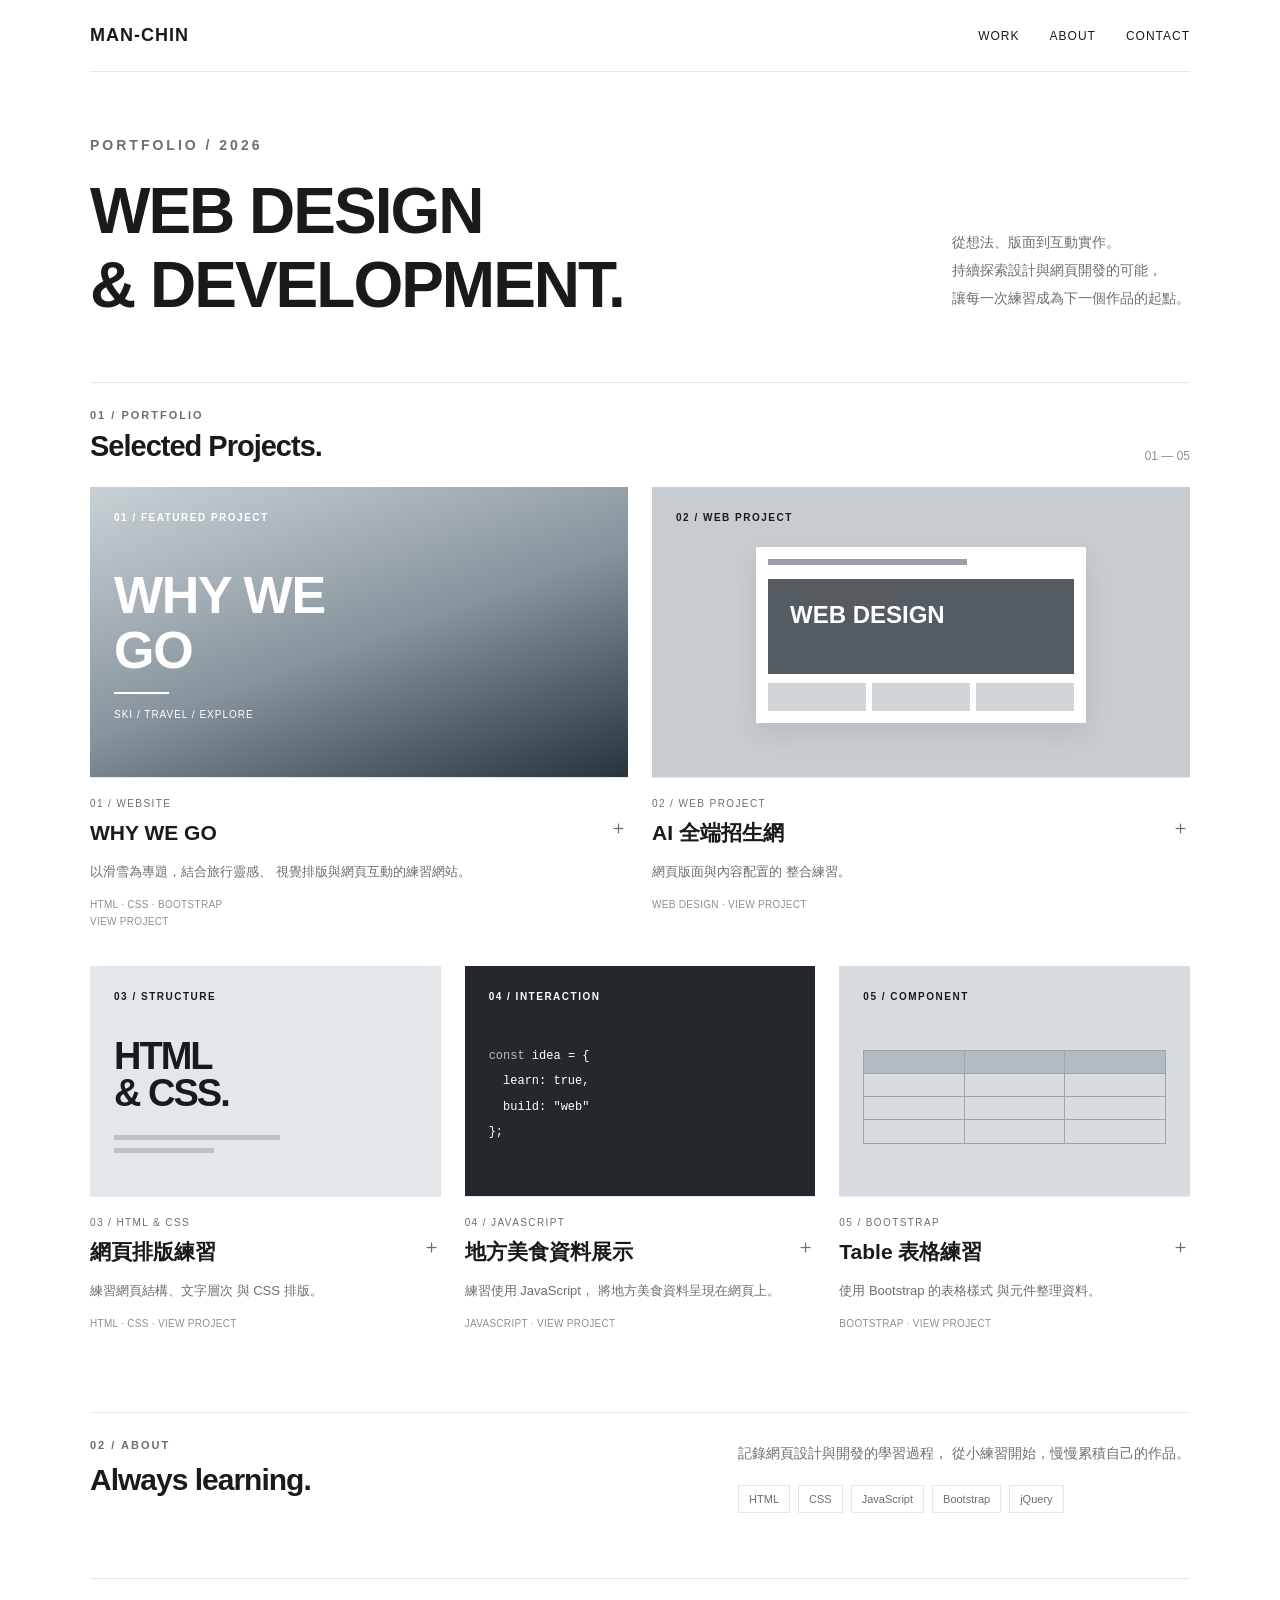
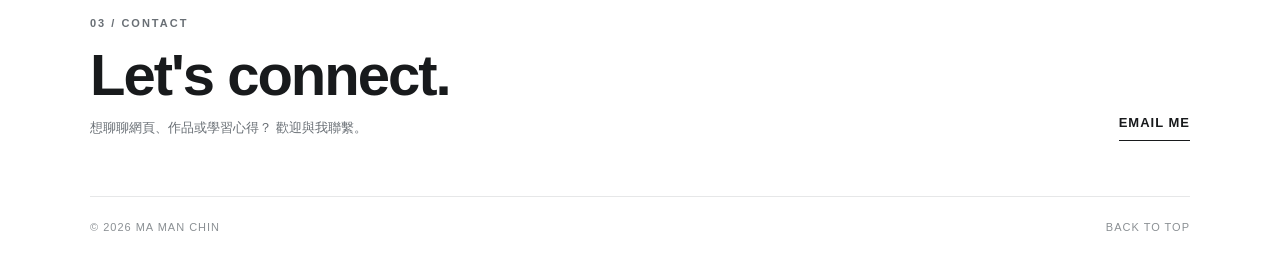
<file: index.html>
<!DOCTYPE html>
<html lang="zh-TW">

<head>
    <meta charset="UTF-8">
    <meta name="viewport" content="width=device-width, initial-scale=1.0">
    <title>MAN-CHIN | Portfolio</title>

    <style>
        :root {
            --color-bg: #FFFFFF;
            --color-text: #181A1C;
            --color-secondary: #696F75;
            --color-muted: #8B9094;
            --color-border: #E6E7E8;
            --color-card: #F0F1F2;
            --color-card-dark: #24282D;
            --color-white: #FFFFFF;
            --content-width: 1100px;
        }

        * {
            box-sizing: border-box;
        }

        html {
            scroll-behavior: smooth;
        }

        body {
            margin: 0;
            background: var(--color-bg);
            color: var(--color-text);
            font-family: Arial, "Noto Sans TC",
                "PingFang TC", "Microsoft JhengHei", sans-serif;
        }

        a {
            color: inherit;
            text-decoration: none;
        }

        .container {
            width: calc(100% - 48px);
            max-width: var(--content-width);
            margin: 0 auto;
        }

        .eyebrow {
            color: var(--color-secondary);
            font-size: 11px;
            font-weight: 700;
            letter-spacing: 2px;
        }

        .hero .eyebrow {
            font-size: 14px;
            font-weight: 600;
            letter-spacing: 3px;
        }

        .navbar {
            display: flex;
            justify-content: space-between;
            align-items: center;
            padding: 25px 0;
            border-bottom: 1px solid var(--color-border);
        }

        .brand {
            font-size: 18px;
            font-weight: 800;
            letter-spacing: 1px;
        }

        .nav-links {
            display: flex;
            gap: 30px;
            font-size: 12px;
            letter-spacing: 1px;
        }

        .nav-links a:hover {
            color: var(--color-secondary);
        }

        .hero {
            padding: 65px 0 60px;
        }

        .hero-content {
            display: flex;
            justify-content: space-between;
            align-items: end;
            gap: 32px;
        }

        .hero h1 {
            margin: 22px 0 0;
            font-size: clamp(42px, 5vw, 68px);
            line-height: 1.15;
            font-weight: 700;
            letter-spacing: -2px;
        }

        .hero p {
            max-width: 260px;
            margin: 0 0 10px;
            color: var(--color-secondary);
            font-size: 14px;
            line-height: 2;
        }

        .section-head {
            display: flex;
            justify-content: space-between;
            align-items: end;
            gap: 20px;
            border-top: 1px solid var(--color-border);
            padding-top: 26px;
            margin-bottom: 24px;
        }

        .section-head h2 {
            margin: 9px 0 0;
            font-size: 29px;
            letter-spacing: -1px;
        }

        .count {
            color: var(--color-muted);
            font-size: 12px;
        }

        .project-grid {
            display: grid;
            grid-template-columns: repeat(6, minmax(0, 1fr));
            gap: 36px 24px;
        }

        .project-card {
            display: block;
            grid-column: span 2;
            min-width: 0;
            background: var(--color-bg);
        }

        .project-card:focus-visible {
            outline: 3px solid var(--color-secondary);
            outline-offset: -3px;
        }

        .project-art {
            position: relative;
            height: 230px;
            padding: 25px 24px;
            overflow: hidden;
        }

        .mini-label {
            font-size: 10px;
            letter-spacing: 1.5px;
            font-weight: 700;
        }

        .art-ski {
            background: linear-gradient(
                160deg,
                #CAD1D5 0%,
                #87949D 52%,
                #28343D 100%
            );
            color: var(--color-white);
        }

        .ski-preview {
            margin-top: 58px;
        }

        .ski-preview-title {
            display: block;
            font-size: 26px;
            font-weight: 800;
            letter-spacing: -1.3px;
            line-height: 1.05;
        }

        .ski-preview-line {
            width: 55px;
            height: 2px;
            background: var(--color-white);
            margin: 15px 0;
        }

        .ski-preview-subtitle {
            font-size: 10px;
            letter-spacing: 1px;
        }

        .art-html {
            background: #E4E7E9;
        }

        .mini-title {
            display: block;
            margin-top: 36px;
            font-size: 38px;
            font-weight: 800;
            line-height: .96;
            letter-spacing: -2px;
        }

        .mini-line {
            width: 55%;
            height: 5px;
            margin-top: 24px;
            background: #BBC1C5;
        }

        .mini-line.short {
            width: 33%;
            margin-top: 8px;
        }

        .art-js {
            background: var(--color-card-dark);
            color: var(--color-white);
        }

        .code-preview {
            margin-top: 42px;
            font-family: Menlo, Monaco, monospace;
            font-size: 12px;
            line-height: 2.1;
        }

        .code-preview span {
            color: #B4BDC4;
        }

        .art-table {
            background: #D8DCE0;
        }

        .table-preview {
            margin-top: 48px;
            border: 1px solid #9EA5AA;
        }

        .table-row {
            display: grid;
            grid-template-columns: repeat(3, 1fr);
        }

        .table-row i {
            height: 23px;
            border-right: 1px solid #9EA5AA;
            border-bottom: 1px solid #9EA5AA;
        }

        .table-row i:last-child {
            border-right: 0;
        }

        .table-row:last-child i {
            border-bottom: 0;
        }

        .table-row:first-child {
            background: #B3BAC0;
        }

        .art-website {
            background: #C7CCD0;
        }

        .site-preview {
            margin-top: 38px;
            padding: 12px;
            background: var(--color-bg);
            box-shadow: 0 10px 25px #00000016;
        }

        .site-nav {
            height: 6px;
            width: 65%;
            background: #999FA4;
            margin-bottom: 14px;
        }

        .site-hero {
            height: 67px;
            padding: 10px;
            background: #545C62;
            color: var(--color-white);
            font-size: 14px;
            font-weight: 700;
        }

        .site-blocks {
            display: flex;
            gap: 6px;
            margin-top: 9px;
        }

        .site-blocks i {
            display: block;
            flex: 1;
            height: 28px;
            background: #D1D5D8;
        }

        .project-info {
            padding: 20px 0 0;
            border-top: 1px solid var(--color-border);
        }

        .project-no {
            color: var(--color-secondary);
            font-size: 10px;
            letter-spacing: 1.4px;
        }

        .project-title-row {
            display: flex;
            justify-content: space-between;
            align-items: center;
            gap: 8px;
        }

        .project-title {
            margin: 9px 0 0;
            font-size: 21px;
            line-height: 1.4;
            font-weight: 700;
        }

        .plus {
            display: inline-block;
            font-size: 19px;
            font-weight: 400;
            color: var(--color-secondary);
            transition: transform .3s, color .3s;
        }

        .project-more {
            margin-top: 12px;
        }

        .project-more p {
            margin: 0 0 12px;
            color: var(--color-secondary);
            font-size: 13px;
            line-height: 1.9;
        }

        .tech {
            color: var(--color-muted);
            font-size: 10px;
            letter-spacing: .3px;
            line-height: 1.7;
        }

        .project-card:hover .plus,
        .project-card:focus-visible .plus {
            transform: scale(1.15);
            color: var(--color-text);
        }

        .about {
            display: flex;
            justify-content: space-between;
            gap: 35px;
            margin: 80px 0 65px;
            padding-top: 26px;
            border-top: 1px solid var(--color-border);
        }

        .about h2 {
            margin: 12px 0;
            font-size: 30px;
            letter-spacing: -1px;
        }

        .about-content {
            max-width: 500px;
        }

        .about-content p {
            margin: 0 0 18px;
            color: var(--color-secondary);
            font-size: 14px;
            line-height: 2;
        }

        .skill-tags {
            display: flex;
            gap: 8px;
            flex-wrap: wrap;
        }

        .skill-tags span {
            border: 1px solid var(--color-border);
            padding: 7px 10px;
            font-size: 11px;
            color: var(--color-secondary);
        }

        .contact {
            display: flex;
            justify-content: space-between;
            align-items: end;
            gap: 30px;
            padding: 38px 0 55px;
            border-top: 1px solid var(--color-border);
        }

        .contact h2 {
            margin: 12px 0 8px;
            font-size: clamp(35px, 5vw, 58px);
            letter-spacing: -2px;
        }

        .contact p {
            margin: 0;
            color: var(--color-secondary);
            font-size: 13px;
            line-height: 1.9;
        }

        .contact-link {
            flex-shrink: 0;
            display: inline-flex;
            align-items: center;
            gap: 18px;
            border-bottom: 1px solid var(--color-text);
            padding-bottom: 10px;
            font-size: 13px;
            font-weight: 700;
            letter-spacing: 1px;
        }

        .contact-link:hover {
            color: var(--color-secondary);
            border-color: var(--color-secondary);
        }

        footer {
            display: flex;
            justify-content: space-between;
            gap: 20px;
            flex-wrap: wrap;
            padding: 24px 0 32px;
            border-top: 1px solid var(--color-border);
            color: var(--color-muted);
            font-size: 11px;
            letter-spacing: 1px;
        }

        .project-card.featured {
            grid-column: span 3;
        }

        .featured .project-art {
            height: 290px;
        }

        .featured .ski-preview {
            margin-top: 45px;
        }

        .featured .ski-preview-title {
            font-size: 52px;
        }

        .featured .site-preview {
            max-width: 330px;
            margin: 24px auto 0;
        }

        .featured .site-hero {
            height: 95px;
            padding: 22px;
            font-size: 24px;
        }

        @media (max-width: 900px) {
            .hero-content {
                flex-direction: column;
                align-items: start;
            }

            .hero p {
                max-width: 100%;
            }

            .hero h1 {
                letter-spacing: -3px;
            }
        }

        @media (max-width: 760px) {
            .project-grid {
                grid-template-columns: repeat(2, minmax(0, 1fr));
            }

            .project-card,
            .project-card.featured {
                grid-column: auto;
            }
        }

        @media (max-width: 560px) {
            .container {
                width: calc(100% - 36px);
            }

            .navbar {
                padding: 20px 0;
            }

            .nav-links {
                gap: 14px;
                font-size: 11px;
            }

            .hero {
                padding: 60px 0;
            }

            .hero h1 {
                font-size: clamp(28px, 8vw, 42px);
                letter-spacing: -1px;
            }

            .project-grid {
                grid-template-columns: 1fr;
                gap: 14px;
            }

            .project-art,
            .featured .project-art {
                height: 250px;
            }

            .about {
                flex-direction: column;
                gap: 12px;
                margin: 62px 0;
            }

            .contact {
                flex-direction: column;
                align-items: start;
                gap: 25px;
            }
        }

        @media (prefers-reduced-motion: reduce) {
            html {
                scroll-behavior: auto;
            }

            *,
            *::before,
            *::after {
                transition-duration: .01ms !important;
            }
        }
    </style>
</head>

<body>
    <div class="container" id="top">

        <header class="navbar">
            <a href="#top" class="brand">MAN-CHIN</a>

            <nav class="nav-links" aria-label="主要導覽">
                <a href="#work">WORK</a>
                <a href="#about">ABOUT</a>
                <a href="#contact">CONTACT</a>
            </nav>
        </header>

        <main>

            <section class="hero">
                <div class="eyebrow">
                    PORTFOLIO / 2026
                </div>

                <div class="hero-content">
                    <h1>WEB DESIGN<br>&amp; DEVELOPMENT.</h1>

                    <p>
                        從想法、版面到互動實作。<br>
                        持續探索設計與網頁開發的可能，<br>
                        讓每一次練習成為下一個作品的起點。
                    </p>
                </div>
            </section>

            <section id="work">
                <div class="section-head">
                    <div>
                        <div class="eyebrow">01 / PORTFOLIO</div>
                        <h2>Selected Projects.</h2>
                    </div>
                    <span class="count">01 — 05</span>
                </div>

                <div class="project-grid">

                    <a class="project-card featured"
                       href="20261107-spa-whywego.html"
                       target="_blank"
                       rel="noopener noreferrer">

                        <div class="project-art art-ski" aria-hidden="true">
                            <div class="mini-label">
                                01 / FEATURED PROJECT
                            </div>

                            <div class="ski-preview">
                                <span class="ski-preview-title">
                                    WHY WE<br>GO
                                </span>
                                <div class="ski-preview-line"></div>
                                <div class="ski-preview-subtitle">
                                    SKI / TRAVEL / EXPLORE
                                </div>
                            </div>
                        </div>

                        <div class="project-info">
                            <div class="project-no">
                                01 / WEBSITE
                            </div>

                            <div class="project-title-row">
                                <h3 class="project-title">
                                    WHY WE GO
                                </h3>
                                <span class="plus" aria-hidden="true">＋</span>
                            </div>

                            <div class="project-more">
                                <p>
                                    以滑雪為專題，結合旅行靈感、
                                    視覺排版與網頁互動的練習網站。
                                </p>
                                <div class="tech">
                                    HTML · CSS · BOOTSTRAP
                                </div>
                                <div class="tech">
                                    VIEW PROJECT
                                </div>
                            </div>
                        </div>
                    </a>

                    <a class="project-card featured"
                       href="20261027-AI全端招生網.html"
                       target="_blank"
                       rel="noopener noreferrer">

                        <div class="project-art art-website" aria-hidden="true">
                            <div class="mini-label">
                                02 / WEB PROJECT
                            </div>

                            <div class="site-preview">
                                <div class="site-nav"></div>
                                <div class="site-hero">
                                    WEB DESIGN
                                </div>

                                <div class="site-blocks">
                                    <i></i><i></i><i></i>
                                </div>
                            </div>
                        </div>

                        <div class="project-info">
                            <div class="project-no">
                                02 / WEB PROJECT
                            </div>

                            <div class="project-title-row">
                                <h3 class="project-title">
                                    AI 全端招生網
                                </h3>
                                <span class="plus" aria-hidden="true">＋</span>
                            </div>

                            <div class="project-more">
                                <p>
                                    網頁版面與內容配置的
                                    整合練習。
                                </p>
                                <div class="tech">
                                    WEB DESIGN · VIEW PROJECT
                                </div>
                            </div>
                        </div>
                    </a>

                    <a class="project-card"
                       href="20260923-ex01-AI.html"
                       target="_blank"
                       rel="noopener noreferrer">

                        <div class="project-art art-html" aria-hidden="true">
                            <div class="mini-label">
                                03 / STRUCTURE
                            </div>

                            <span class="mini-title">
                                HTML<br>&amp; CSS.
                            </span>

                            <div class="mini-line"></div>
                            <div class="mini-line short"></div>
                        </div>

                        <div class="project-info">
                            <div class="project-no">
                                03 / HTML &amp; CSS
                            </div>

                            <div class="project-title-row">
                                <h3 class="project-title">
                                    網頁排版練習
                                </h3>
                                <span class="plus" aria-hidden="true">＋</span>
                            </div>

                            <div class="project-more">
                                <p>
                                    練習網頁結構、文字層次
                                    與 CSS 排版。
                                </p>
                                <div class="tech">
                                    HTML · CSS · VIEW PROJECT
                                </div>
                            </div>
                        </div>
                    </a>

                    <a class="project-card"
                       href="20260929-javascript.travelfood-ai01.html"
                       target="_blank"
                       rel="noopener noreferrer">

                        <div class="project-art art-js" aria-hidden="true">
                            <div class="mini-label">
                                04 / INTERACTION
                            </div>

                            <div class="code-preview">
                                <span>const</span> idea = {<br>
                                &nbsp;&nbsp;learn: true,<br>
                                &nbsp;&nbsp;build: "web"<br>
                                };
                            </div>
                        </div>

                        <div class="project-info">
                            <div class="project-no">
                                04 / JAVASCRIPT
                            </div>

                            <div class="project-title-row">
                                <h3 class="project-title">
                                    地方美食資料展示
                                </h3>
                                <span class="plus" aria-hidden="true">＋</span>
                            </div>

                            <div class="project-more">
                                <p>
                                    練習使用 JavaScript，
                                    將地方美食資料呈現在網頁上。
                                </p>
                                <div class="tech">
                                    JAVASCRIPT · VIEW PROJECT
                                </div>
                            </div>
                        </div>
                    </a>

                    <a class="project-card"
                       href="20261001-bs-table.html"
                       target="_blank"
                       rel="noopener noreferrer">

                        <div class="project-art art-table" aria-hidden="true">
                            <div class="mini-label">
                                05 / COMPONENT
                            </div>

                            <div class="table-preview">
                                <div class="table-row">
                                    <i></i><i></i><i></i>
                                </div>
                                <div class="table-row">
                                    <i></i><i></i><i></i>
                                </div>
                                <div class="table-row">
                                    <i></i><i></i><i></i>
                                </div>
                                <div class="table-row">
                                    <i></i><i></i><i></i>
                                </div>
                            </div>
                        </div>

                        <div class="project-info">
                            <div class="project-no">
                                05 / BOOTSTRAP
                            </div>

                            <div class="project-title-row">
                                <h3 class="project-title">
                                    Table 表格練習
                                </h3>
                                <span class="plus" aria-hidden="true">＋</span>
                            </div>

                            <div class="project-more">
                                <p>
                                    使用 Bootstrap 的表格樣式
                                    與元件整理資料。
                                </p>
                                <div class="tech">
                                    BOOTSTRAP · VIEW PROJECT
                                </div>
                            </div>
                        </div>
                    </a>

                </div>
            </section>

            <section class="about" id="about">
                <div>
                    <div class="eyebrow">02 / ABOUT</div>
                    <h2>Always learning.</h2>
                </div>

                <div class="about-content">
                    <p>
                        記錄網頁設計與開發的學習過程，
                        從小練習開始，慢慢累積自己的作品。
                    </p>

                    <div class="skill-tags">
                        <span>HTML</span>
                        <span>CSS</span>
                        <span>JavaScript</span>
                        <span>Bootstrap</span>
                        <span>jQuery</span>
                    </div>
                </div>
            </section>

            <section class="contact" id="contact">
                <div>
                    <div class="eyebrow">03 / CONTACT</div>
                    <h2>Let's connect.</h2>

                    <p>
                        想聊聊網頁、作品或學習心得？
                        歡迎與我聯繫。
                    </p>
                </div>

                <a class="contact-link" href="mailto:manchinma@gmail.com">
                    EMAIL ME
                </a>
            </section>

        </main>

        <footer>
            <span>© 2026 MA MAN CHIN</span>
            <a href="#top">BACK TO TOP</a>
        </footer>

    </div>
</body>

</html>
</file>
